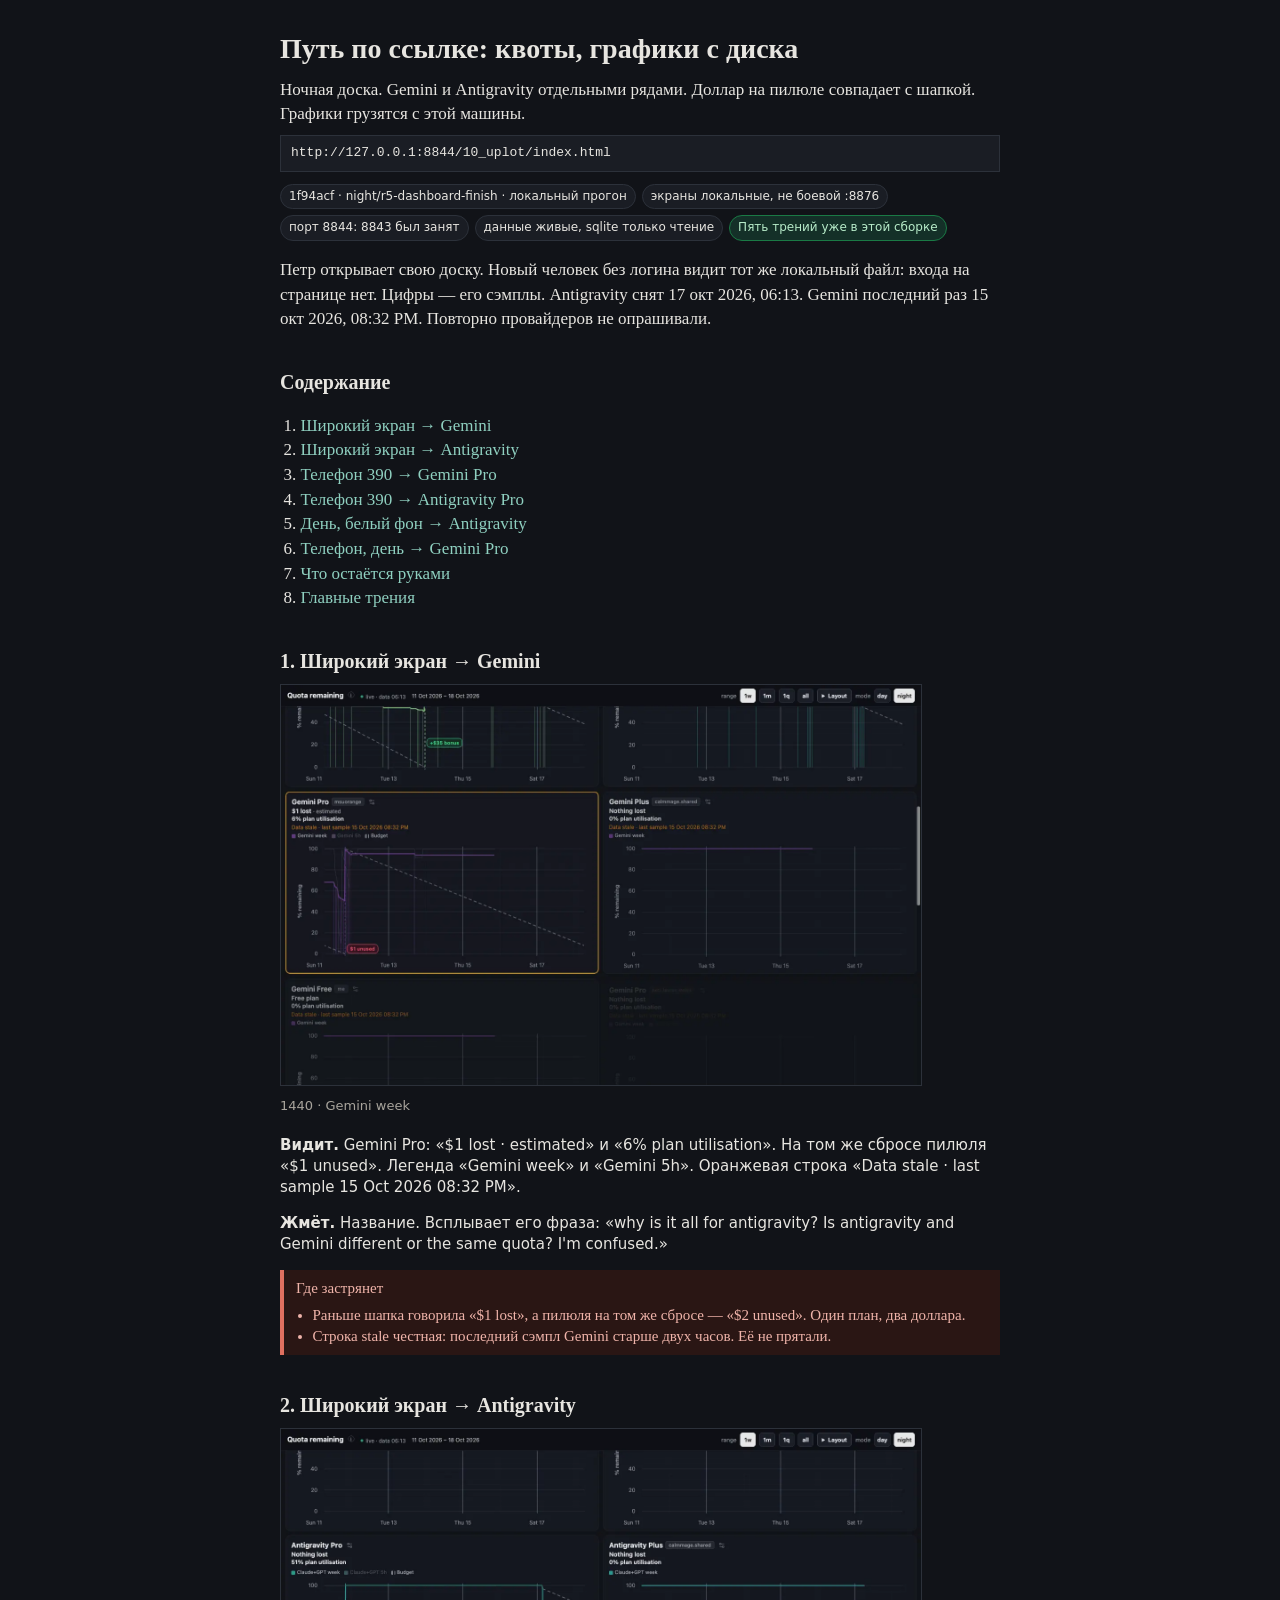
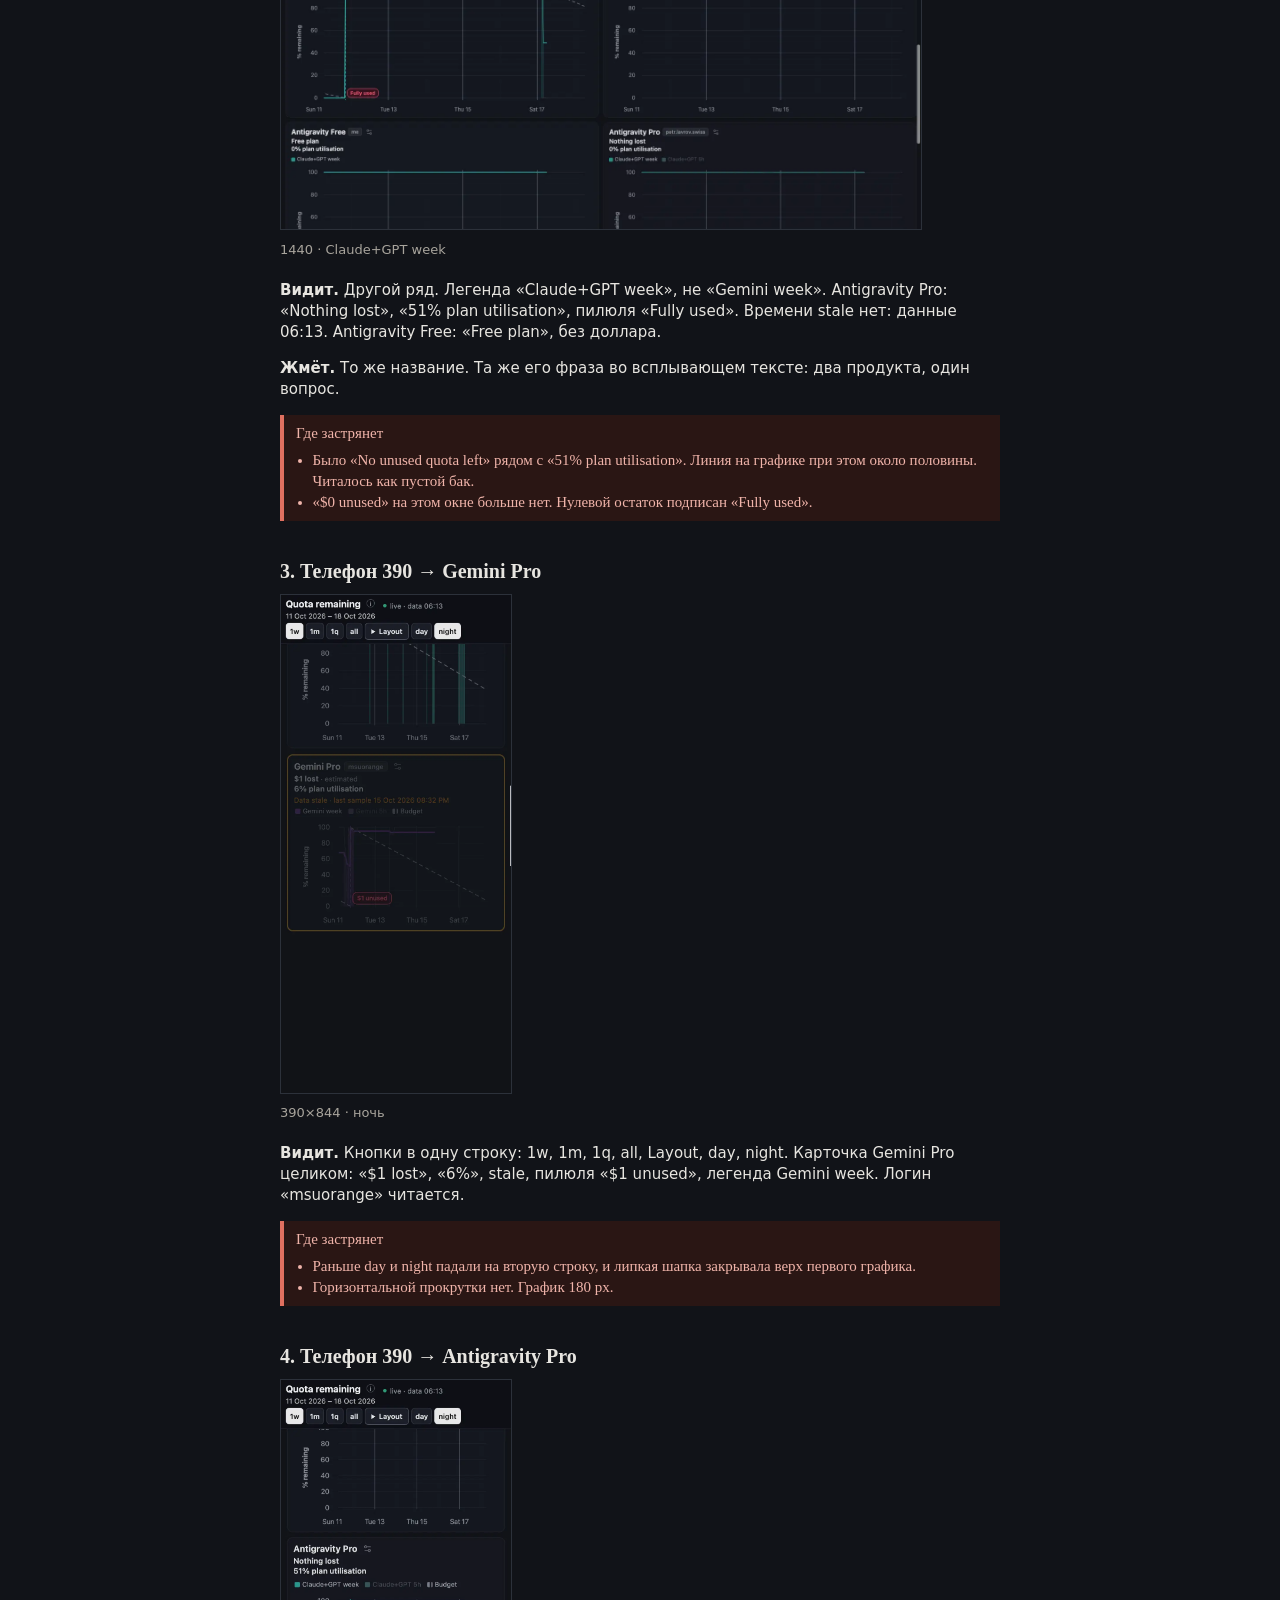
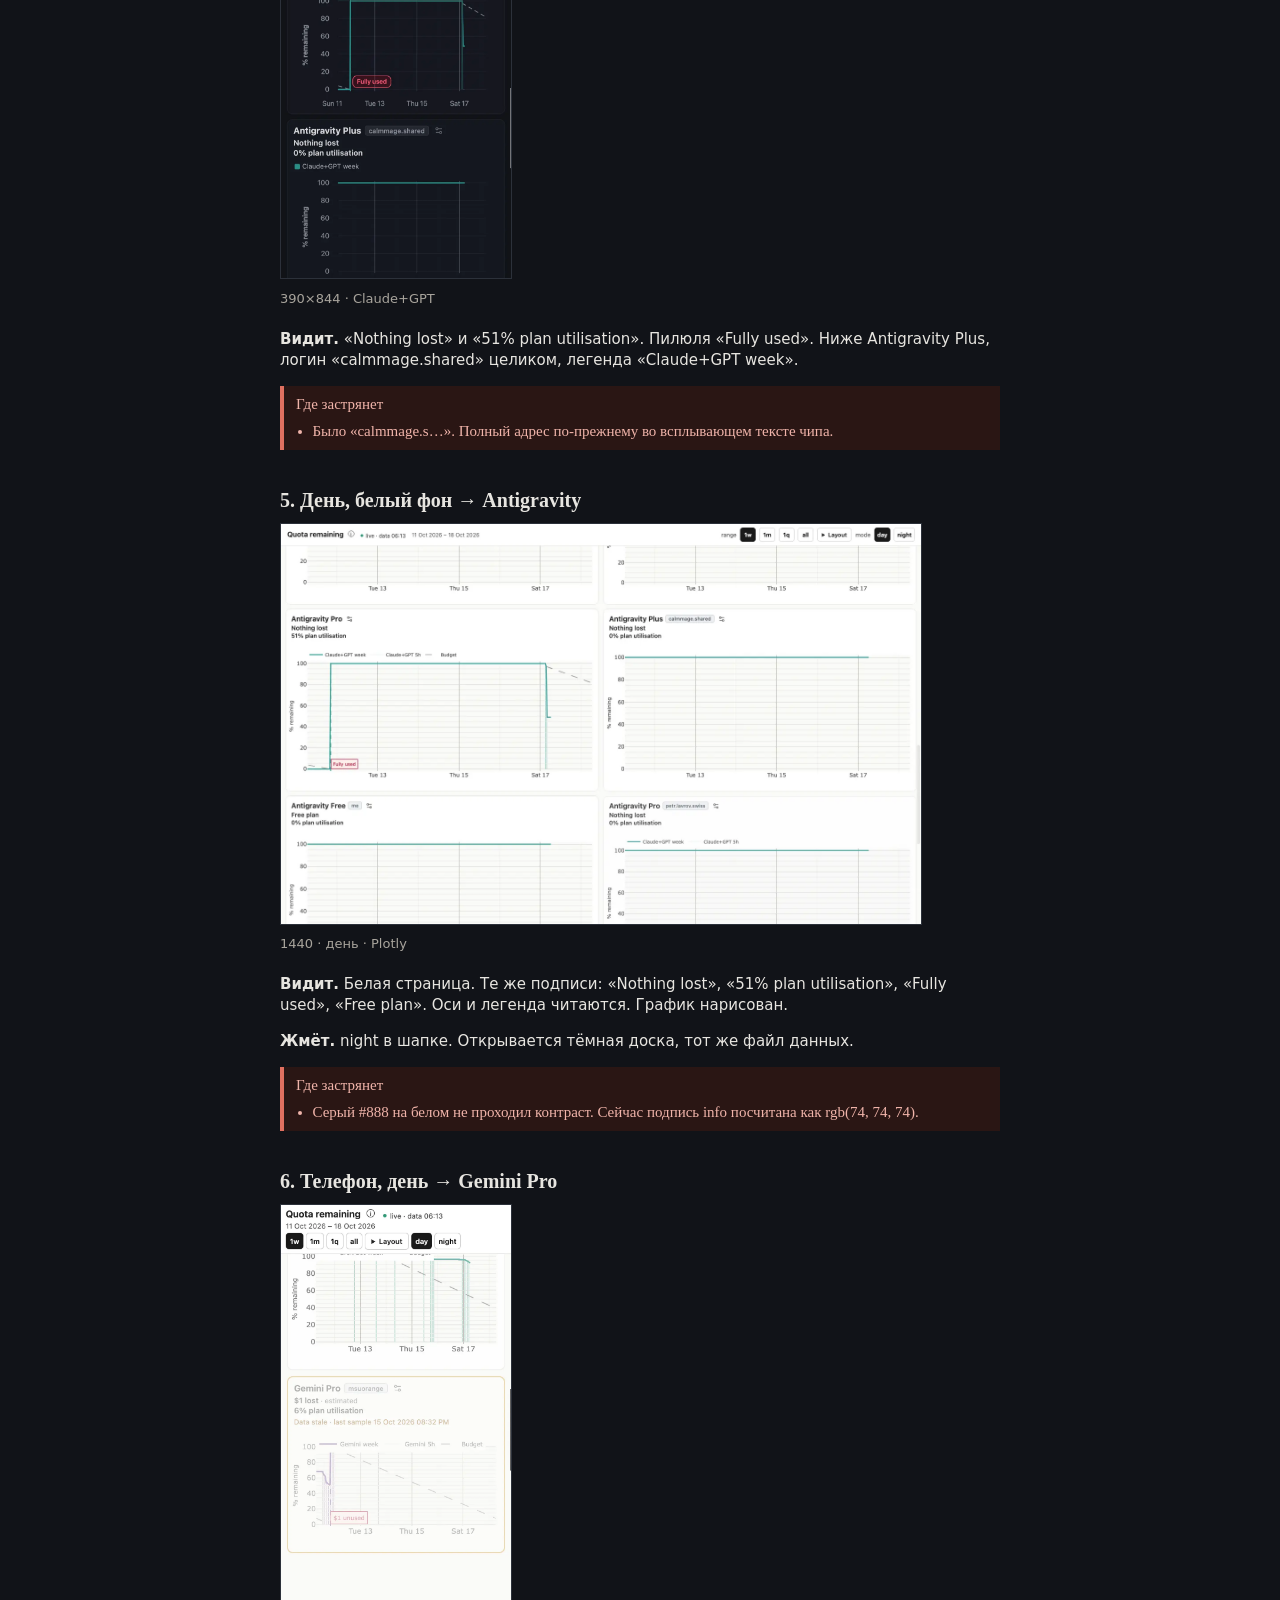
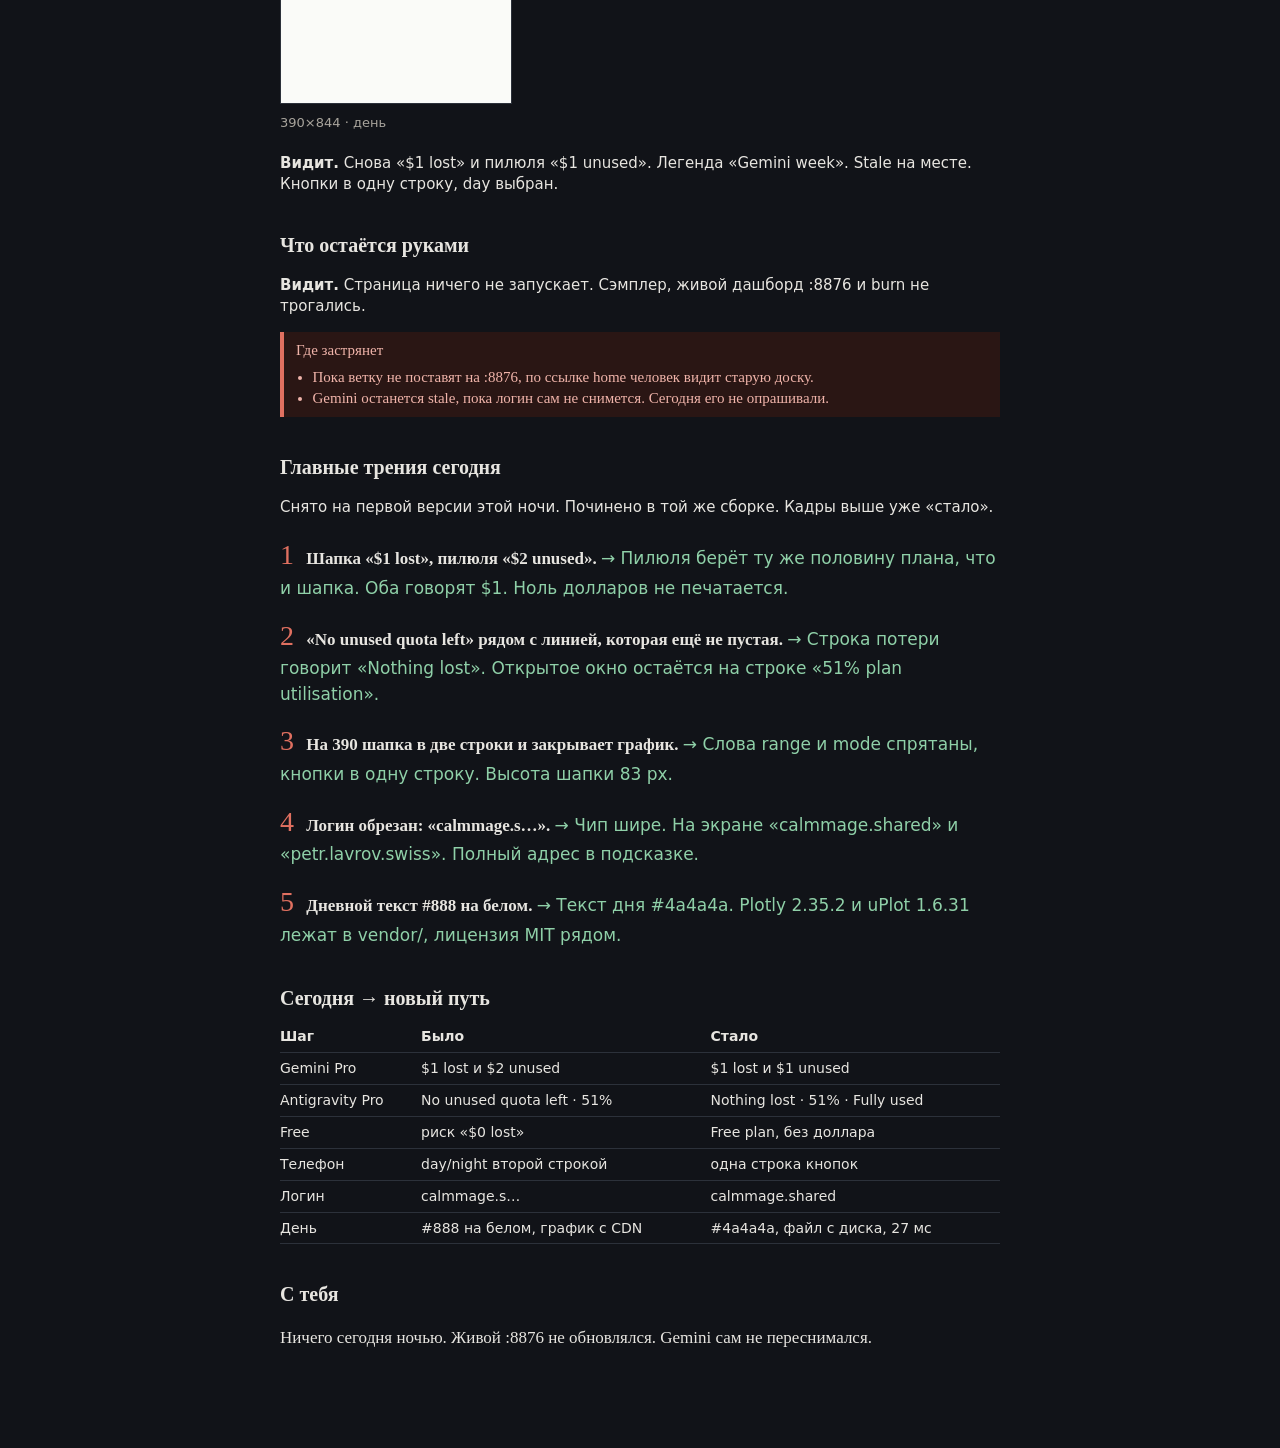
<file: docs/journey/index.html>
<!DOCTYPE html>
<html lang="ru">
<head>
<meta charset="utf-8"/>
<meta name="viewport" content="width=device-width, initial-scale=1"/>
<title>Путь по ссылке: квоты, локальные графики</title>
<style>
  :root { color-scheme: dark; }
  body { margin: 0; background: #111318; color: #e7e5e0; font: 17px/1.45 Georgia, "Iowan Old Style", serif; }
  main { max-width: 720px; margin: 0 auto; padding: 32px 20px 80px; }
  h1 { font-size: 28px; line-height: 1.2; margin: 0 0 12px; }
  h2 { font-size: 20px; margin: 36px 0 8px; }
  a { color: #8fd0c0; }
  .post { margin: 0 0 8px; }
  code.box { display: block; background: #1a1d24; color: #e7e5e0; border: 1px solid #2c313a; padding: 8px 10px; font-family: ui-monospace, monospace; font-size: 13px; overflow-wrap: anywhere; }
  .chips { display: flex; flex-wrap: wrap; gap: 6px; margin: 12px 0; }
  .chip { font: 12px/1.3 ui-sans-serif, system-ui, sans-serif; background: #1a1d24; color: #e7e5e0; border: 1px solid #2c313a; border-radius: 99px; padding: 4px 8px; }
  .chip.green { background: #143028; border-color: #1a7a45; color: #b7ebc9; }
  nav ol { padding-left: 1.2em; }
  nav a { text-decoration: none; }
  figure { margin: 12px 0; }
  .strip { display: flex; gap: 12px; overflow-x: auto; padding-bottom: 6px; }
  .strip figure { margin: 0; flex: 0 0 auto; }
  .strip img.phone { width: 230px; height: auto; border: 1px solid #2c313a; background: #111; }
  .strip img.wide { width: 640px; max-width: 100%; height: auto; border: 1px solid #2c313a; }
  figcaption { font: 13px/1.3 ui-sans-serif, system-ui, sans-serif; color: #a8a49c; margin-top: 4px; }
  .lines { font: 15px/1.4 ui-sans-serif, system-ui, sans-serif; }
  .stuck { margin-top: 8px; background: #2a1614; border-left: 4px solid #e07060; padding: 8px 12px; font-family: "Marker Felt", "Bradley Hand", cursive; color: #f0b4aa; }
  .stuck ul { margin: 6px 0 0; padding-left: 1.1em; }
  .fix { color: #8fd0a8; font-family: ui-sans-serif, system-ui, sans-serif; font-style: normal; }
  ol.fric { list-style: none; padding: 0; }
  ol.fric li { margin: 0 0 14px; }
  ol.fric .n { font-family: "Marker Felt", "Bradley Hand", cursive; color: #e07060; font-size: 28px; margin-right: 8px; }
  table { width: 100%; border-collapse: collapse; font: 14px/1.35 ui-sans-serif, system-ui, sans-serif; }
  th, td { border-bottom: 1px solid #2c313a; text-align: left; vertical-align: top; padding: 6px 8px 6px 0; }
</style>
</head>
<body>
<main>
<h1>Путь по ссылке: квоты, графики с диска</h1>
<p class="post">Ночная доска. Gemini и Antigravity отдельными рядами. Доллар на пилюле совпадает с шапкой. Графики грузятся с этой машины.</p>
<code class="box">http://127.0.0.1:8844/10_uplot/index.html</code>
<div class="chips">
  <span class="chip">1f94acf · night/r5-dashboard-finish · локальный прогон</span>
  <span class="chip">экраны локальные, не боевой :8876</span>
  <span class="chip">порт 8844: 8843 был занят</span>
  <span class="chip">данные живые, sqlite только чтение</span>
  <span class="chip green">Пять трений уже в этой сборке</span>
</div>
<p>Петр открывает свою доску. Новый человек без логина видит тот же локальный файл: входа на странице нет. Цифры — его сэмплы. Antigravity снят 17 окт 2026, 06:13. Gemini последний раз 15 окт 2026, 08:32 PM. Повторно провайдеров не опрашивали.</p>
<nav>
<h2>Содержание</h2>
<ol>
  <li><a href="#s1">Широкий экран → Gemini</a></li>
  <li><a href="#s2">Широкий экран → Antigravity</a></li>
  <li><a href="#s3">Телефон 390 → Gemini Pro</a></li>
  <li><a href="#s4">Телефон 390 → Antigravity Pro</a></li>
  <li><a href="#s5">День, белый фон → Antigravity</a></li>
  <li><a href="#s6">Телефон, день → Gemini Pro</a></li>
  <li><a href="#admin">Что остаётся руками</a></li>
  <li><a href="#fric">Главные трения</a></li>
</ol>
</nav>

<section id="s1">
<h2>1. Широкий экран → Gemini</h2>
<div class="strip"><figure><img class="wide" src="img/01-desktop-gemini.webp" alt="Gemini Pro на ночной доске: $1 lost и пилюля $1 unused"/><figcaption>1440 · Gemini week</figcaption></figure></div>
<div class="lines">
<p><b>Видит.</b> Gemini Pro: «$1 lost · estimated» и «6% plan utilisation». На том же сбросе пилюля «$1 unused». Легенда «Gemini week» и «Gemini 5h». Оранжевая строка «Data stale · last sample 15 Oct 2026 08:32 PM».</p>
<p><b>Жмёт.</b> Название. Всплывает его фраза: «why is it all for antigravity? Is antigravity and Gemini different or the same quota? I'm confused.»</p>
<div class="stuck">Где застрянет
<ul>
<li>Раньше шапка говорила «$1 lost», а пилюля на том же сбросе — «$2 unused». Один план, два доллара.</li>
<li>Строка stale честная: последний сэмпл Gemini старше двух часов. Её не прятали.</li>
</ul>
</div>
</div>
</section>

<section id="s2">
<h2>2. Широкий экран → Antigravity</h2>
<div class="strip"><figure><img class="wide" src="img/02-desktop-antigravity.webp" alt="Antigravity Pro: Nothing lost, 51% plan utilisation, пилюля Fully used"/><figcaption>1440 · Claude+GPT week</figcaption></figure></div>
<div class="lines">
<p><b>Видит.</b> Другой ряд. Легенда «Claude+GPT week», не «Gemini week». Antigravity Pro: «Nothing lost», «51% plan utilisation», пилюля «Fully used». Времени stale нет: данные 06:13. Antigravity Free: «Free plan», без доллара.</p>
<p><b>Жмёт.</b> То же название. Та же его фраза во всплывающем тексте: два продукта, один вопрос.</p>
<div class="stuck">Где застрянет
<ul>
<li>Было «No unused quota left» рядом с «51% plan utilisation». Линия на графике при этом около половины. Читалось как пустой бак.</li>
<li>«$0 unused» на этом окне больше нет. Нулевой остаток подписан «Fully used».</li>
</ul>
</div>
</div>
</section>

<section id="s3">
<h2>3. Телефон 390 → Gemini Pro</h2>
<div class="strip"><figure><img class="phone" src="img/03-phone-gemini.webp" alt="Телефон: одна строка кнопок и Gemini Pro с $1 unused"/><figcaption>390×844 · ночь</figcaption></figure></div>
<div class="lines">
<p><b>Видит.</b> Кнопки в одну строку: 1w, 1m, 1q, all, Layout, day, night. Карточка Gemini Pro целиком: «$1 lost», «6%», stale, пилюля «$1 unused», легенда Gemini week. Логин «msuorange» читается.</p>
<div class="stuck">Где застрянет
<ul>
<li>Раньше day и night падали на вторую строку, и липкая шапка закрывала верх первого графика.</li>
<li>Горизонтальной прокрутки нет. График 180 px.</li>
</ul>
</div>
</div>
</section>

<section id="s4">
<h2>4. Телефон 390 → Antigravity Pro</h2>
<div class="strip"><figure><img class="phone" src="img/04-phone-antigravity.webp" alt="Телефон: Antigravity Pro, Fully used, логин calmmage.shared целиком"/><figcaption>390×844 · Claude+GPT</figcaption></figure></div>
<div class="lines">
<p><b>Видит.</b> «Nothing lost» и «51% plan utilisation». Пилюля «Fully used». Ниже Antigravity Plus, логин «calmmage.shared» целиком, легенда «Claude+GPT week».</p>
<div class="stuck">Где застрянет
<ul>
<li>Было «calmmage.s…». Полный адрес по-прежнему во всплывающем тексте чипа.</li>
</ul>
</div>
</div>
</section>

<section id="s5">
<h2>5. День, белый фон → Antigravity</h2>
<div class="strip"><figure><img class="wide" src="img/05-day-antigravity.webp" alt="Дневная доска Plotly: Antigravity Pro, Fully used, читаемые подписи"/><figcaption>1440 · день · Plotly</figcaption></figure></div>
<div class="lines">
<p><b>Видит.</b> Белая страница. Те же подписи: «Nothing lost», «51% plan utilisation», «Fully used», «Free plan». Оси и легенда читаются. График нарисован.</p>
<p><b>Жмёт.</b> night в шапке. Открывается тёмная доска, тот же файл данных.</p>
<div class="stuck">Где застрянет
<ul>
<li>Серый #888 на белом не проходил контраст. Сейчас подпись info посчитана как rgb(74, 74, 74).</li>
</ul>
</div>
</div>
</section>

<section id="s6">
<h2>6. Телефон, день → Gemini Pro</h2>
<div class="strip"><figure><img class="phone" src="img/06-phone-day-gemini.webp" alt="Дневной телефон: Gemini Pro, $1 lost и $1 unused"/><figcaption>390×844 · день</figcaption></figure></div>
<div class="lines">
<p><b>Видит.</b> Снова «$1 lost» и пилюля «$1 unused». Легенда «Gemini week». Stale на месте. Кнопки в одну строку, day выбран.</p>
</div>
</section>

<section id="admin">
<h2>Что остаётся руками</h2>
<div class="lines">
<p><b>Видит.</b> Страница ничего не запускает. Сэмплер, живой дашборд :8876 и burn не трогались.</p>
<div class="stuck">Где застрянет
<ul>
<li>Пока ветку не поставят на :8876, по ссылке home человек видит старую доску.</li>
<li>Gemini останется stale, пока логин сам не снимется. Сегодня его не опрашивали.</li>
</ul>
</div>
</div>
</section>

<section id="fric">
<h2>Главные трения сегодня</h2>
<p class="lines">Снято на первой версии этой ночи. Починено в той же сборке. Кадры выше уже «стало».</p>
<ol class="fric">
<li><span class="n">1</span> <b>Шапка «$1 lost», пилюля «$2 unused».</b> <span class="fix">→ Пилюля берёт ту же половину плана, что и шапка. Оба говорят $1. Ноль долларов не печатается.</span></li>
<li><span class="n">2</span> <b>«No unused quota left» рядом с линией, которая ещё не пустая.</b> <span class="fix">→ Строка потери говорит «Nothing lost». Открытое окно остаётся на строке «51% plan utilisation».</span></li>
<li><span class="n">3</span> <b>На 390 шапка в две строки и закрывает график.</b> <span class="fix">→ Слова range и mode спрятаны, кнопки в одну строку. Высота шапки 83 px.</span></li>
<li><span class="n">4</span> <b>Логин обрезан: «calmmage.s…».</b> <span class="fix">→ Чип шире. На экране «calmmage.shared» и «petr.lavrov.swiss». Полный адрес в подсказке.</span></li>
<li><span class="n">5</span> <b>Дневной текст #888 на белом.</b> <span class="fix">→ Текст дня #4a4a4a. Plotly 2.35.2 и uPlot 1.6.31 лежат в vendor/, лицензия MIT рядом.</span></li>
</ol>

<h2>Сегодня → новый путь</h2>
<table>
<tr><th>Шаг</th><th>Было</th><th>Стало</th></tr>
<tr><td>Gemini Pro</td><td>$1 lost и $2 unused</td><td>$1 lost и $1 unused</td></tr>
<tr><td>Antigravity Pro</td><td>No unused quota left · 51%</td><td>Nothing lost · 51% · Fully used</td></tr>
<tr><td>Free</td><td>риск «$0 lost»</td><td>Free plan, без доллара</td></tr>
<tr><td>Телефон</td><td>day/night второй строкой</td><td>одна строка кнопок</td></tr>
<tr><td>Логин</td><td>calmmage.s…</td><td>calmmage.shared</td></tr>
<tr><td>День</td><td>#888 на белом, график с CDN</td><td>#4a4a4a, файл с диска, 27 мс</td></tr>
</table>

<h2>С тебя</h2>
<p>Ничего сегодня ночью. Живой :8876 не обновлялся. Gemini сам не переснимался.</p>
</main>
</body>
</html>
</file>
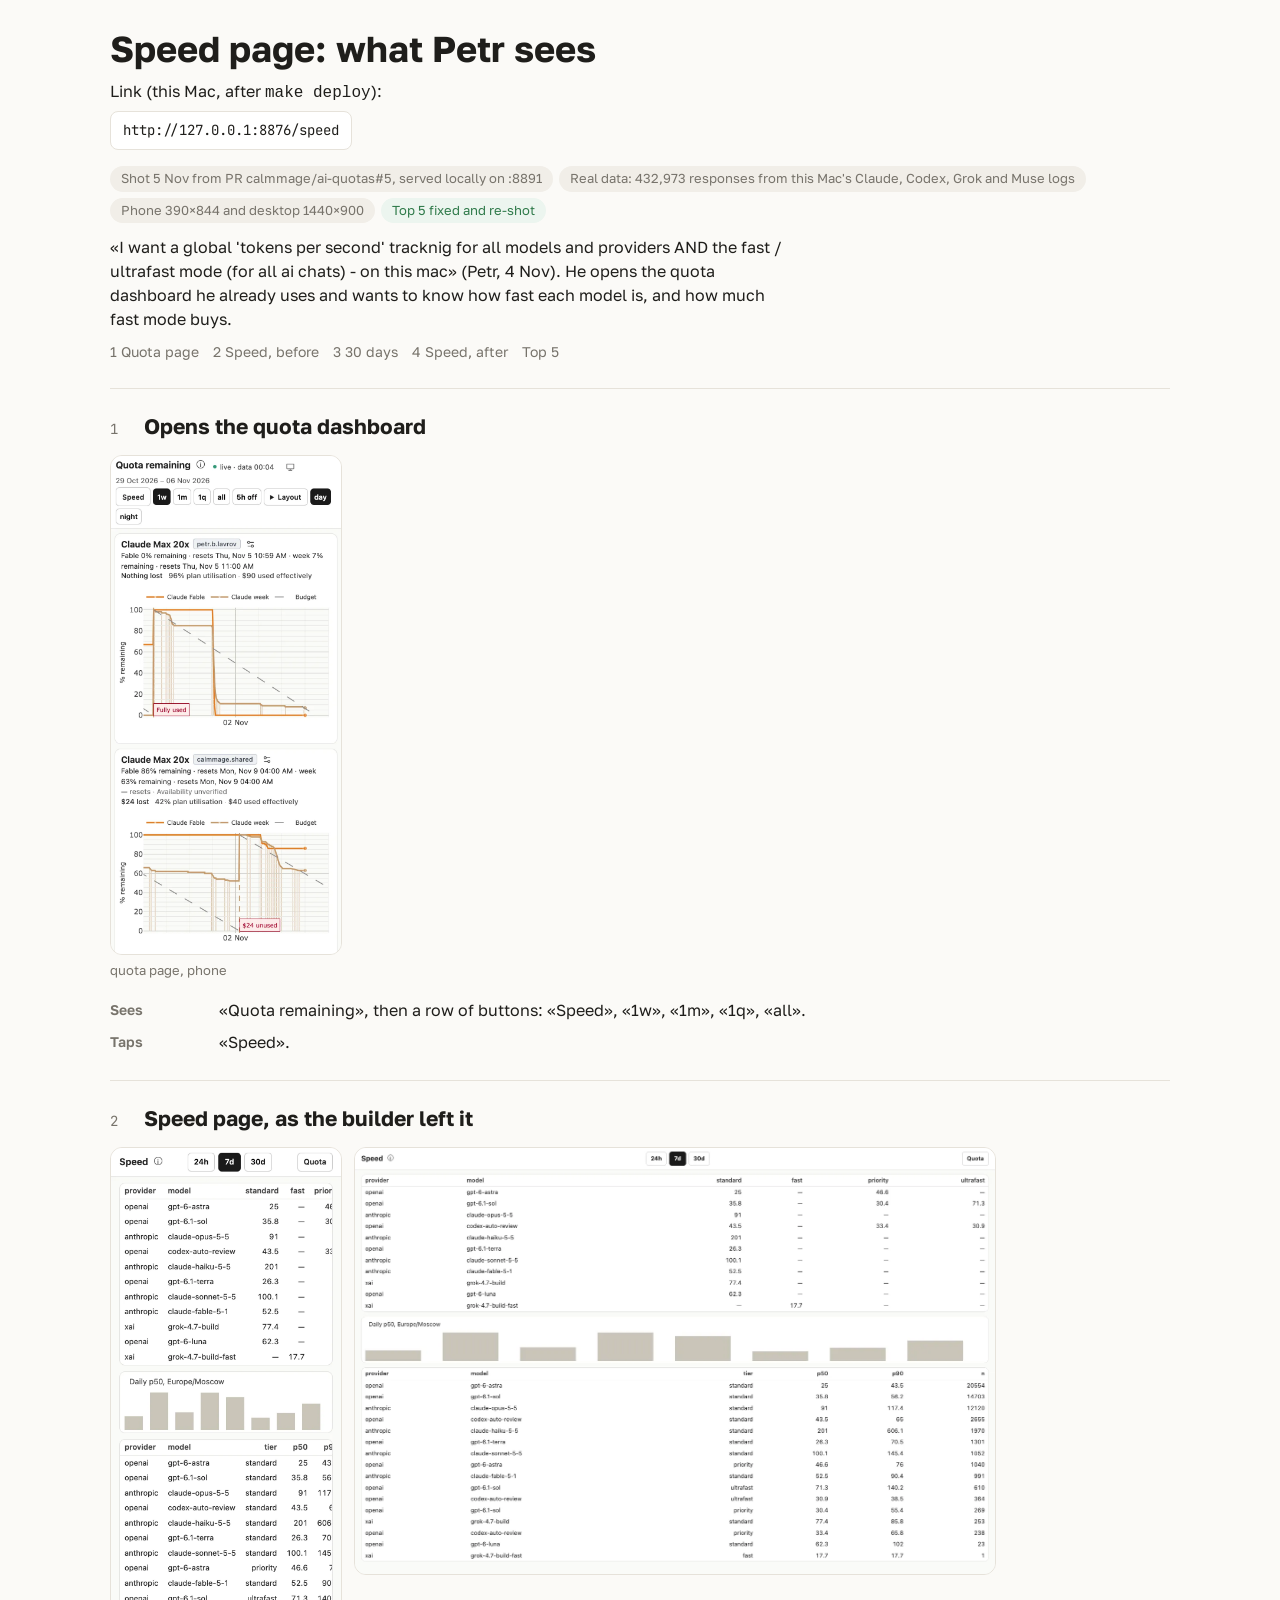
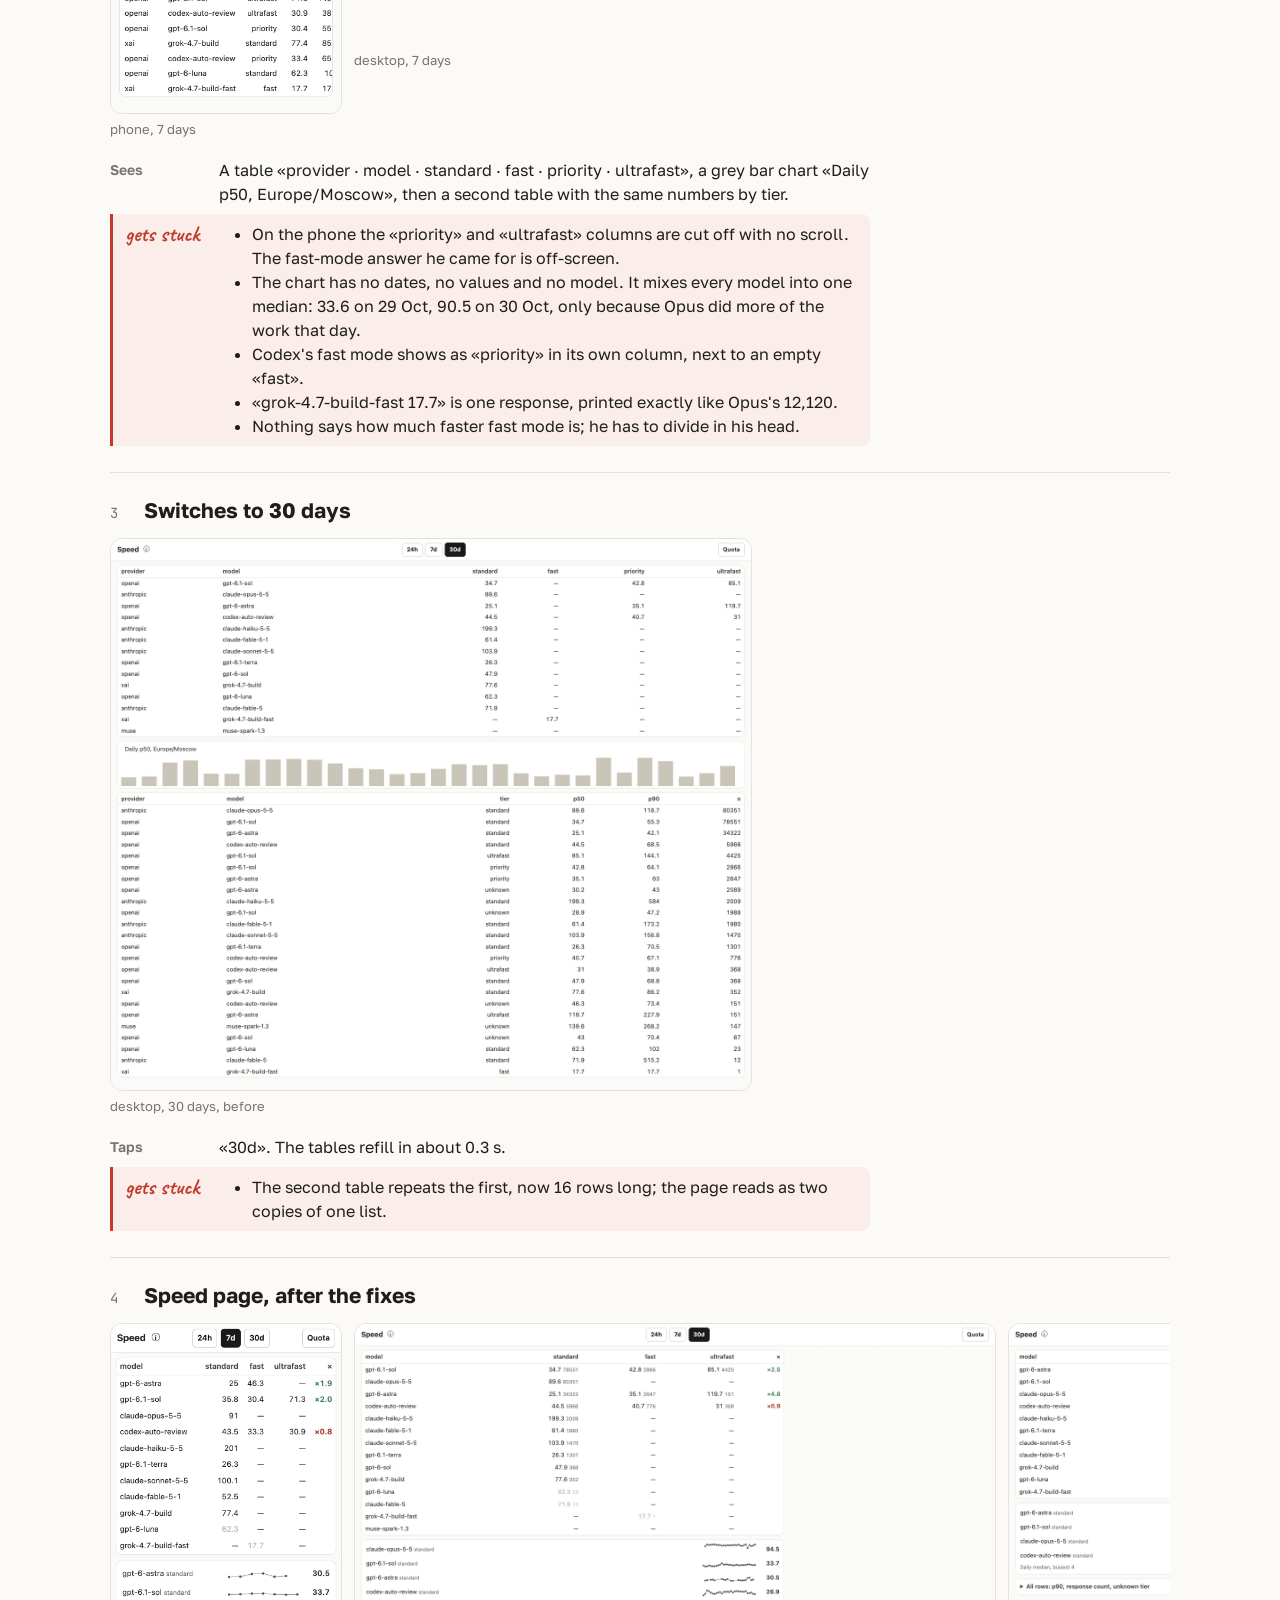
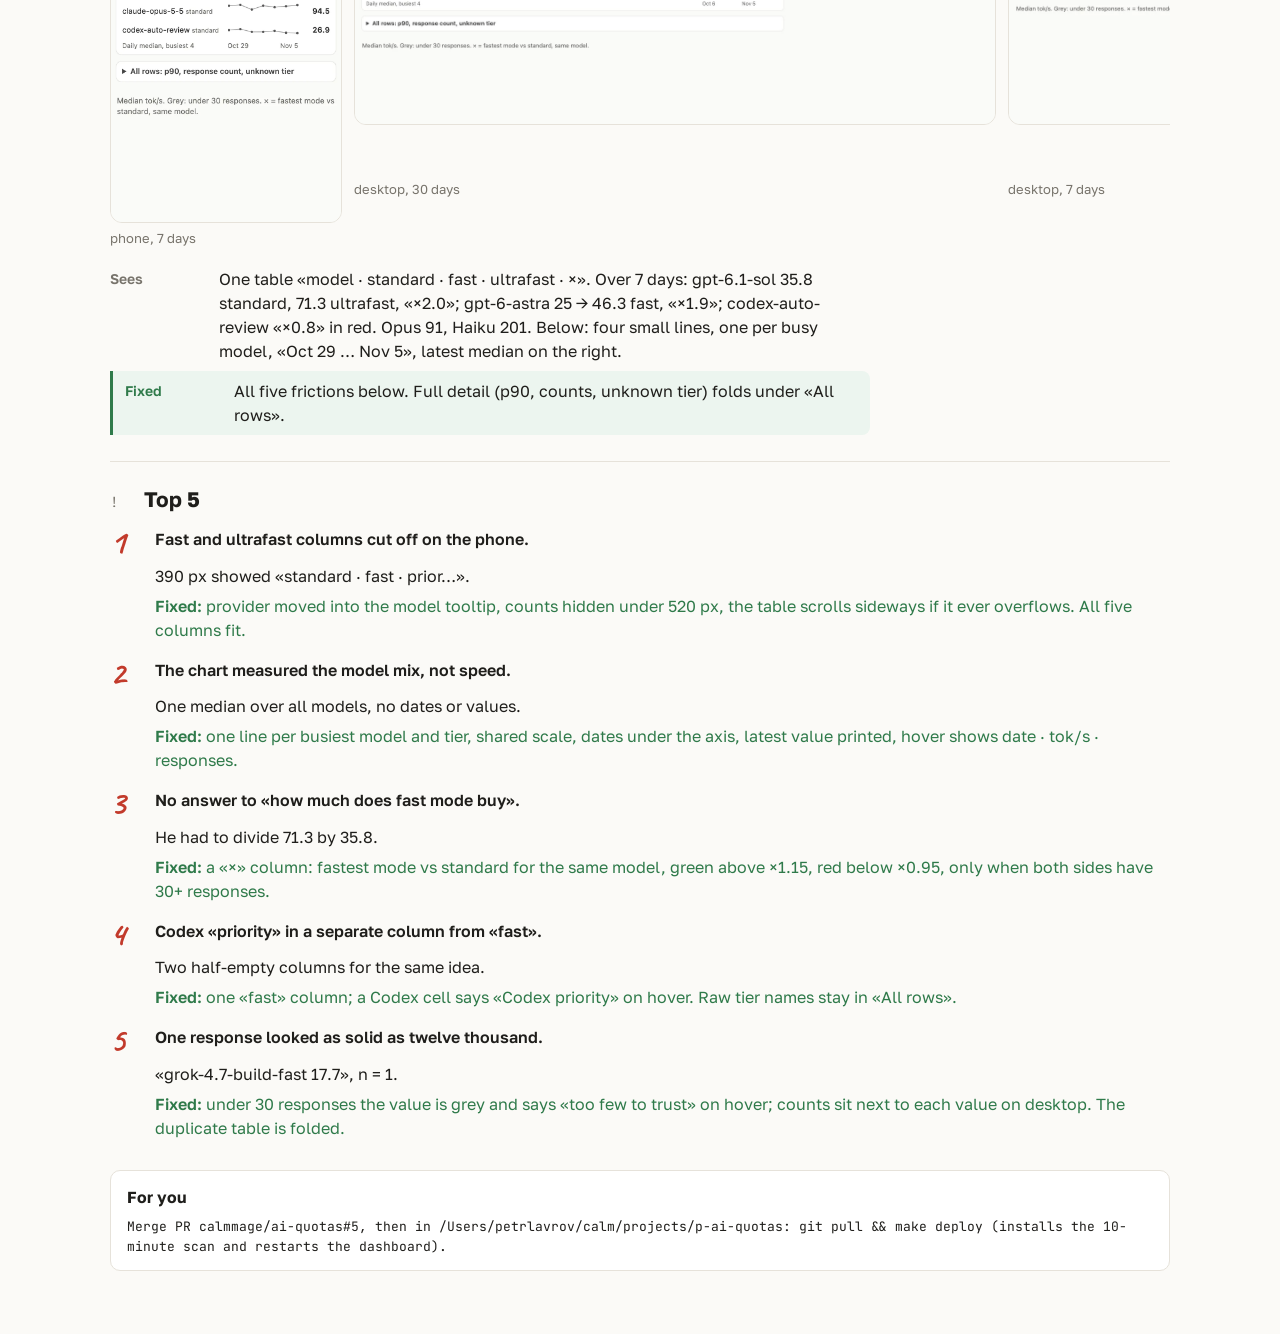
<file: docs/journey/speed/index.html>
<!doctype html>
<html lang="en">
<head>
<meta charset="utf-8">
<meta name="viewport" content="width=device-width,initial-scale=1">
<title>Speed page journey</title>
<link rel="preconnect" href="https://fonts.googleapis.com">
<link rel="stylesheet" href="https://fonts.googleapis.com/css2?family=Golos+Text:wght@400;500;600;700&family=Caveat:wght@500;700&family=JetBrains+Mono:wght@400;500&display=swap">
<style>
/* One column. Each step: screenshot strip, then Sees / Taps / gets stuck. Red pen = stuck. Green = fixed. */
:root {
  --bg: #fbfaf7; --fg: #1f1e1b; --muted: #77736b; --line: #e6e2da; --card: #ffffff;
  --pen: #c23a2b; --pen-bg: #fbeeea; --fix: #2f7a4a; --fix-bg: #ecf5ef; --part: #2f62a3; --chip: #f1eee8;
  --display: "Golos Text", system-ui, -apple-system, sans-serif;
  --hand: "Caveat", "Comic Sans MS", cursive;
  --mono: "JetBrains Mono", ui-monospace, Menlo, monospace;
}
@media (prefers-color-scheme: dark) { :root:not([data-theme="light"]) {
  --bg: #171715; --fg: #ecebe6; --muted: #9a958c; --line: #2c2b28; --card: #1f1f1c;
  --pen: #f08473; --pen-bg: #2c1c19; --fix: #7cc79a; --fix-bg: #18261d; --part: #7fb0ea; --chip: #24231f; color-scheme: dark } }
:root[data-theme="dark"] {
  --bg: #171715; --fg: #ecebe6; --muted: #9a958c; --line: #2c2b28; --card: #1f1f1c;
  --pen: #f08473; --pen-bg: #2c1c19; --fix: #7cc79a; --fix-bg: #18261d; --part: #7fb0ea; --chip: #24231f; color-scheme: dark }
body { background: var(--bg); color: var(--fg); font: 16px/1.5 var(--display); margin: 0; }
.wrap { max-width: 1060px; margin: 0 auto; padding-left: max(16px, env(safe-area-inset-left, 0px));
  padding-right: max(16px, env(safe-area-inset-right, 0px)); padding-block: 28px 64px; }
h1 { font-size: clamp(26px, 4vw, 36px); line-height: 1.15; margin: 0 0 10px; text-wrap: balance; }
h2 { font-size: 21px; margin: 0; text-wrap: balance; }
p { margin: 0; max-width: 68ch; }
.link { font-family: var(--mono); font-size: 14px; background: var(--card); border: 1px solid var(--line);
  border-radius: 8px; padding: 8px 12px; display: inline-block; overflow-wrap: anywhere; margin: 6px 0 12px; }
.chips { display: flex; flex-wrap: wrap; gap: 6px; margin: 4px 0 12px; }
.chip { background: var(--chip); border-radius: 999px; padding: 3px 11px; font-size: 13px; color: var(--muted); }
.chip.fix { background: var(--fix-bg); color: var(--fix); }
.toc { display: flex; flex-wrap: wrap; gap: 4px 14px; font-size: 14px; margin-top: 10px; }
.toc a { color: var(--muted); text-decoration: none; } .toc a:hover { color: var(--fg); }
section.step { border-top: 1px solid var(--line); padding-top: 22px; margin-top: 26px; display: grid; gap: 12px; }
.head { display: flex; gap: 12px; align-items: baseline; }
.num { font-family: var(--mono); color: var(--muted); font-size: 14px; min-width: 1.6em; }
.strip { display: flex; gap: 14px; overflow-x: auto; padding-bottom: 6px; }
figure { margin: 0; flex: none; width: 230px; display: grid; gap: 6px; }
figure img { width: 230px; border-radius: 12px; border: 1px solid var(--line); display: block; background: var(--card); }
figure.wide { width: min(640px, 86vw); } figure.wide img { width: 100%; }
.scrollframe { height: 498px; overflow-y: auto; border-radius: 12px; border: 1px solid var(--line); }
.scrollframe img { border: 0; border-radius: 0; }
figcaption { font-size: 13px; color: var(--muted); }
.lines { display: grid; gap: 8px; max-width: 760px; }
.l { display: grid; grid-template-columns: 6.2em 1fr; gap: 10px; min-width: 0; }
.l b { font-weight: 600; font-size: 14px; color: var(--muted); padding-top: 1px; }
.l ul { margin: 0; padding-left: 1.1em; }
.l.stuck { background: var(--pen-bg); border-left: 3px solid var(--pen); padding: 8px 12px; border-radius: 0 8px 8px 0; }
.l.stuck b { font-family: var(--hand); font-size: 22px; line-height: 1; color: var(--pen); font-weight: 700; }
.l.fixed { background: var(--fix-bg); border-left: 3px solid var(--fix); padding: 8px 12px; border-radius: 0 8px 8px 0; }
.l.fixed b { color: var(--fix); }
.pair { display: flex; gap: 14px; align-items: flex-start; }
.arrow { align-self: center; color: var(--fix); font-size: 22px; }
.top5 { counter-reset: n; list-style: none; padding: 0; margin: 0; display: grid; gap: 16px; }
.top5 > li { display: grid; grid-template-columns: 2.2em 1fr; gap: 6px 10px; }
.top5 > li::before { counter-increment: n; content: counter(n); font-family: var(--hand); font-size: 34px;
  line-height: .9; color: var(--pen); font-weight: 700; }
.top5 .what { font-weight: 600; }
.top5 .fixline { grid-column: 2; color: var(--fix); }
.top5 .fixline em { font-style: normal; font-weight: 600; }
.top5 .evid { grid-column: 2; }
.you { margin-top: 18px; background: var(--card); border: 1px solid var(--line); border-radius: 10px; padding: 14px 16px; display: grid; gap: 8px; }
.you code { font-family: var(--mono); font-size: 13px; overflow-wrap: anywhere; }
@media (max-width: 520px) { .l { grid-template-columns: 1fr; gap: 2px; } figure { width: 200px; } figure img { width: 200px; } }
</style>
</head>
<body>
<div class="wrap">
  <h1>Speed page: what Petr sees</h1>
  <p>Link (this Mac, after <code>make deploy</code>):</p>
  <div class="link">http://127.0.0.1:8876/speed</div>
  <div class="chips">
    <span class="chip">Shot 5 Nov from PR calmmage/ai-quotas#5, served locally on :8891</span>
    <span class="chip">Real data: 432,973 responses from this Mac's Claude, Codex, Grok and Muse logs</span>
    <span class="chip">Phone 390×844 and desktop 1440×900</span>
    <span class="chip fix">Top 5 fixed and re-shot</span>
  </div>
  <p>«I want a global 'tokens per second' tracknig for all models and providers AND the fast / ultrafast mode (for all ai chats) - on this mac» (Petr, 4 Nov). He opens the quota dashboard he already uses and wants to know how fast each model is, and how much fast mode buys.</p>
  <nav class="toc" aria-label="Steps">
    <a href="#s1">1 Quota page</a><a href="#s2">2 Speed, before</a><a href="#s3">3 30 days</a><a href="#s4">4 Speed, after</a><a href="#top5">Top 5</a>
  </nav>

  <section class="step" id="s1">
    <div class="head"><span class="num">1</span><h2>Opens the quota dashboard</h2></div>
    <div class="strip">
      <figure><img src="img/before-phone-01-quota.webp" alt="Quota dashboard with a Speed button"><figcaption>quota page, phone</figcaption></figure>
    </div>
    <div class="lines">
      <div class="l"><b>Sees</b><p>«Quota remaining», then a row of buttons: «Speed», «1w», «1m», «1q», «all».</p></div>
      <div class="l"><b>Taps</b><p>«Speed».</p></div>
    </div>
  </section>

  <section class="step" id="s2">
    <div class="head"><span class="num">2</span><h2>Speed page, as the builder left it</h2></div>
    <div class="strip">
      <figure><img src="img/before-phone-02-speed.webp" alt="Speed page before, phone"><figcaption>phone, 7 days</figcaption></figure>
      <figure class="wide"><img src="img/before-desk-02-speed.webp" alt="Speed page before, desktop"><figcaption>desktop, 7 days</figcaption></figure>
    </div>
    <div class="lines">
      <div class="l"><b>Sees</b><p>A table «provider · model · standard · fast · priority · ultrafast», a grey bar chart «Daily p50, Europe/Moscow», then a second table with the same numbers by tier.</p></div>
      <div class="l stuck"><b>gets stuck</b><ul>
        <li>On the phone the «priority» and «ultrafast» columns are cut off with no scroll. The fast-mode answer he came for is off-screen.</li>
        <li>The chart has no dates, no values and no model. It mixes every model into one median: 33.6 on 29 Oct, 90.5 on 30 Oct, only because Opus did more of the work that day.</li>
        <li>Codex's fast mode shows as «priority» in its own column, next to an empty «fast».</li>
        <li>«grok-4.7-build-fast 17.7» is one response, printed exactly like Opus's 12,120.</li>
        <li>Nothing says how much faster fast mode is; he has to divide in his head.</li>
      </ul></div>
    </div>
  </section>

  <section class="step" id="s3">
    <div class="head"><span class="num">3</span><h2>Switches to 30 days</h2></div>
    <div class="strip">
      <figure class="wide"><img src="img/before-desk-03-30d.webp" alt="30 days before"><figcaption>desktop, 30 days, before</figcaption></figure>
    </div>
    <div class="lines">
      <div class="l"><b>Taps</b><p>«30d». The tables refill in about 0.3 s.</p></div>
      <div class="l stuck"><b>gets stuck</b><ul><li>The second table repeats the first, now 16 rows long; the page reads as two copies of one list.</li></ul></div>
    </div>
  </section>

  <section class="step" id="s4">
    <div class="head"><span class="num">4</span><h2>Speed page, after the fixes</h2></div>
    <div class="strip">
      <figure><img src="img/after-phone-02-speed.webp" alt="Speed page after, phone"><figcaption>phone, 7 days</figcaption></figure>
      <figure class="wide"><img src="img/after-desk-03-30d.webp" alt="Speed page after, desktop 30 days"><figcaption>desktop, 30 days</figcaption></figure>
      <figure class="wide"><img src="img/after-desk-02-speed.webp" alt="Speed page after, desktop 7 days"><figcaption>desktop, 7 days</figcaption></figure>
    </div>
    <div class="lines">
      <div class="l"><b>Sees</b><p>One table «model · standard · fast · ultrafast · ×». Over 7 days: gpt-6.1-sol 35.8 standard, 71.3 ultrafast, «×2.0»; gpt-6-astra 25 → 46.3 fast, «×1.9»; codex-auto-review «×0.8» in red. Opus 91, Haiku 201. Below: four small lines, one per busy model, «Oct 29 … Nov 5», latest median on the right.</p></div>
      <div class="l fixed"><b>Fixed</b><p>All five frictions below. Full detail (p90, counts, unknown tier) folds under «All rows».</p></div>
    </div>
  </section>

  <section class="step" id="top5">
    <div class="head"><span class="num">!</span><h2>Top 5</h2></div>
    <ol class="top5">
      <li><span class="what">Fast and ultrafast columns cut off on the phone.</span><span class="evid">390 px showed «standard · fast · prior…».</span><span class="fixline"><em>Fixed:</em> provider moved into the model tooltip, counts hidden under 520 px, the table scrolls sideways if it ever overflows. All five columns fit.</span></li>
      <li><span class="what">The chart measured the model mix, not speed.</span><span class="evid">One median over all models, no dates or values.</span><span class="fixline"><em>Fixed:</em> one line per busiest model and tier, shared scale, dates under the axis, latest value printed, hover shows date · tok/s · responses.</span></li>
      <li><span class="what">No answer to «how much does fast mode buy».</span><span class="evid">He had to divide 71.3 by 35.8.</span><span class="fixline"><em>Fixed:</em> a «×» column: fastest mode vs standard for the same model, green above ×1.15, red below ×0.95, only when both sides have 30+ responses.</span></li>
      <li><span class="what">Codex «priority» in a separate column from «fast».</span><span class="evid">Two half-empty columns for the same idea.</span><span class="fixline"><em>Fixed:</em> one «fast» column; a Codex cell says «Codex priority» on hover. Raw tier names stay in «All rows».</span></li>
      <li><span class="what">One response looked as solid as twelve thousand.</span><span class="evid">«grok-4.7-build-fast 17.7», n = 1.</span><span class="fixline"><em>Fixed:</em> under 30 responses the value is grey and says «too few to trust» on hover; counts sit next to each value on desktop. The duplicate table is folded.</span></li>
    </ol>
    <div class="you"><b>For you</b><code>Merge PR calmmage/ai-quotas#5, then in /Users/petrlavrov/calm/projects/p-ai-quotas: git pull &amp;&amp; make deploy (installs the 10-minute scan and restarts the dashboard).</code></div>
  </section>
</div>
</body>
</html>
</file>
